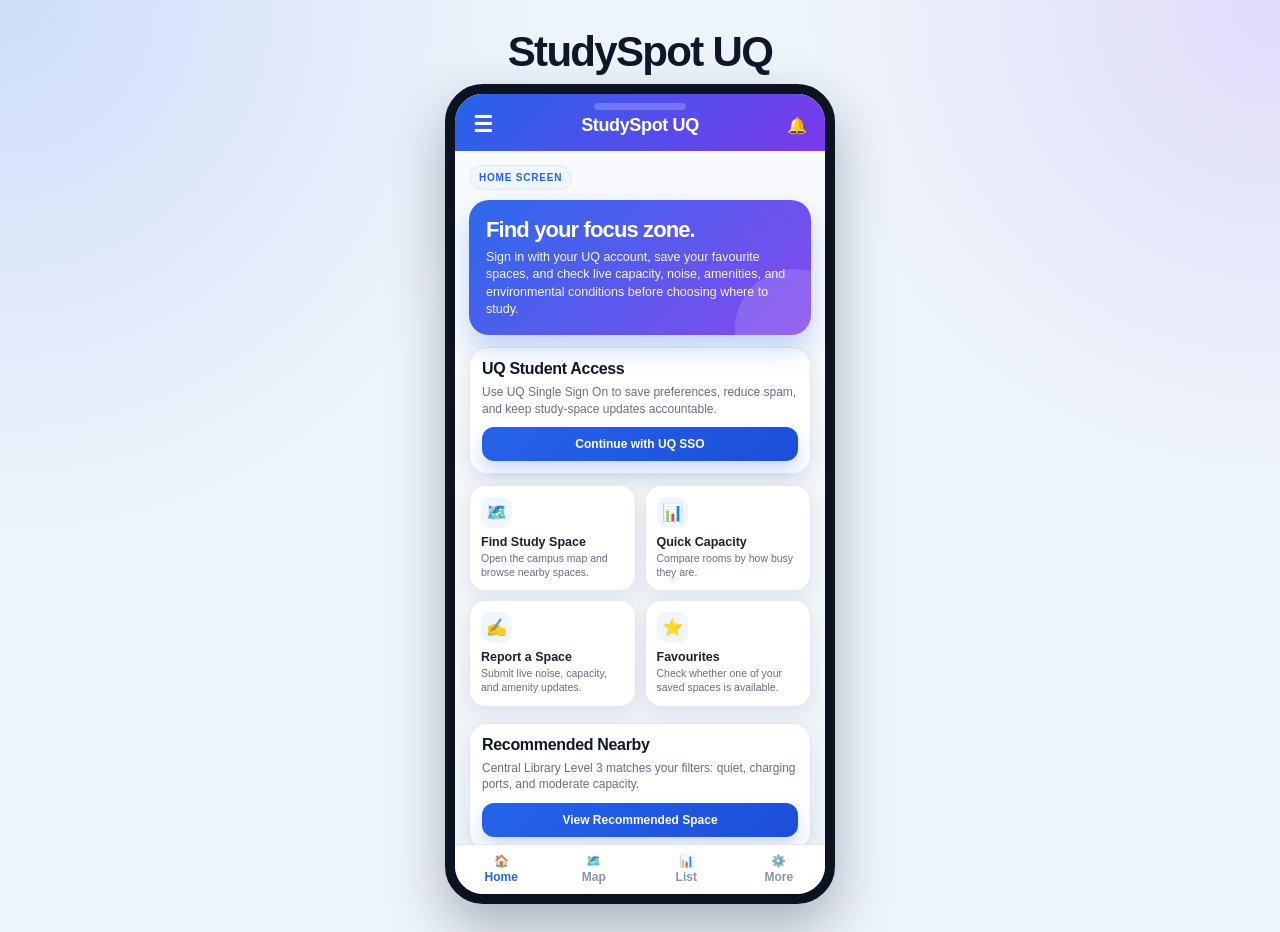
<file: index.html>
<!DOCTYPE html>
<html lang="en">
<head>
  <meta charset="UTF-8" />
  <meta name="viewport" content="width=device-width, initial-scale=1.0" />
  <title>StudySpot UQ - Home</title>
  <link rel="stylesheet" href="styles.css" />
</head>

<body>
  <h1 class="page-title">StudySpot UQ</h1>

  <main class="app-shell">
    <section class="phone">
      <header class="phone-header">
        <span class="menu-icon">☰</span>
        <span class="phone-title">StudySpot UQ</span>
        <a href="alerts.html">🔔</a>
      </header>

      <div class="phone-content">
        <p class="screen-label">Home Screen</p>

        <div class="hero-card">
          <h2>Find your focus zone.</h2>
          <p>Sign in with your UQ account, save your favourite spaces, and check live capacity, noise, amenities, and environmental conditions before choosing where to study.</p>
        </div>

        <div class="card">
          <p class="section-title">UQ Student Access</p>
          <p class="section-text">Use UQ Single Sign On to save preferences, reduce spam, and keep study-space updates accountable.</p>
          <a class="primary-button" href="profile.html">Continue with UQ SSO</a>
        </div>

        <div class="quick-action-grid">
          <a class="quick-action" href="map.html">
            <div class="quick-icon">🗺️</div>
            <p class="quick-title">Find Study Space</p>
            <p class="quick-text">Open the campus map and browse nearby spaces.</p>
          </a>

          <a class="quick-action" href="capacity.html">
            <div class="quick-icon">📊</div>
            <p class="quick-title">Quick Capacity</p>
            <p class="quick-text">Compare rooms by how busy they are.</p>
          </a>

          <a class="quick-action" href="update.html">
            <div class="quick-icon">✍️</div>
            <p class="quick-title">Report a Space</p>
            <p class="quick-text">Submit live noise, capacity, and amenity updates.</p>
          </a>

          <a class="quick-action" href="profile.html">
            <div class="quick-icon">⭐</div>
            <p class="quick-title">Favourites</p>
            <p class="quick-text">Check whether one of your saved spaces is available.</p>
          </a>
        </div>

        <div class="card" style="margin-top: 16px;">
          <p class="section-title">Recommended Nearby</p>
          <p class="section-text">Central Library Level 3 matches your filters: quiet, charging ports, and moderate capacity.</p>
          <a class="primary-button" href="details.html">View Recommended Space</a>
        </div>
      </div>

      <nav class="bottom-nav">
        <a class="nav-item active" href="index.html">🏠<br />Home</a>
        <a class="nav-item" href="map.html">🗺️<br />Map</a>
        <a class="nav-item" href="capacity.html">📊<br />List</a>
        <a class="nav-item" href="profile.html">⚙️<br />More</a>
      </nav>
    </section>
  </main>
</body>
</html>
</file>
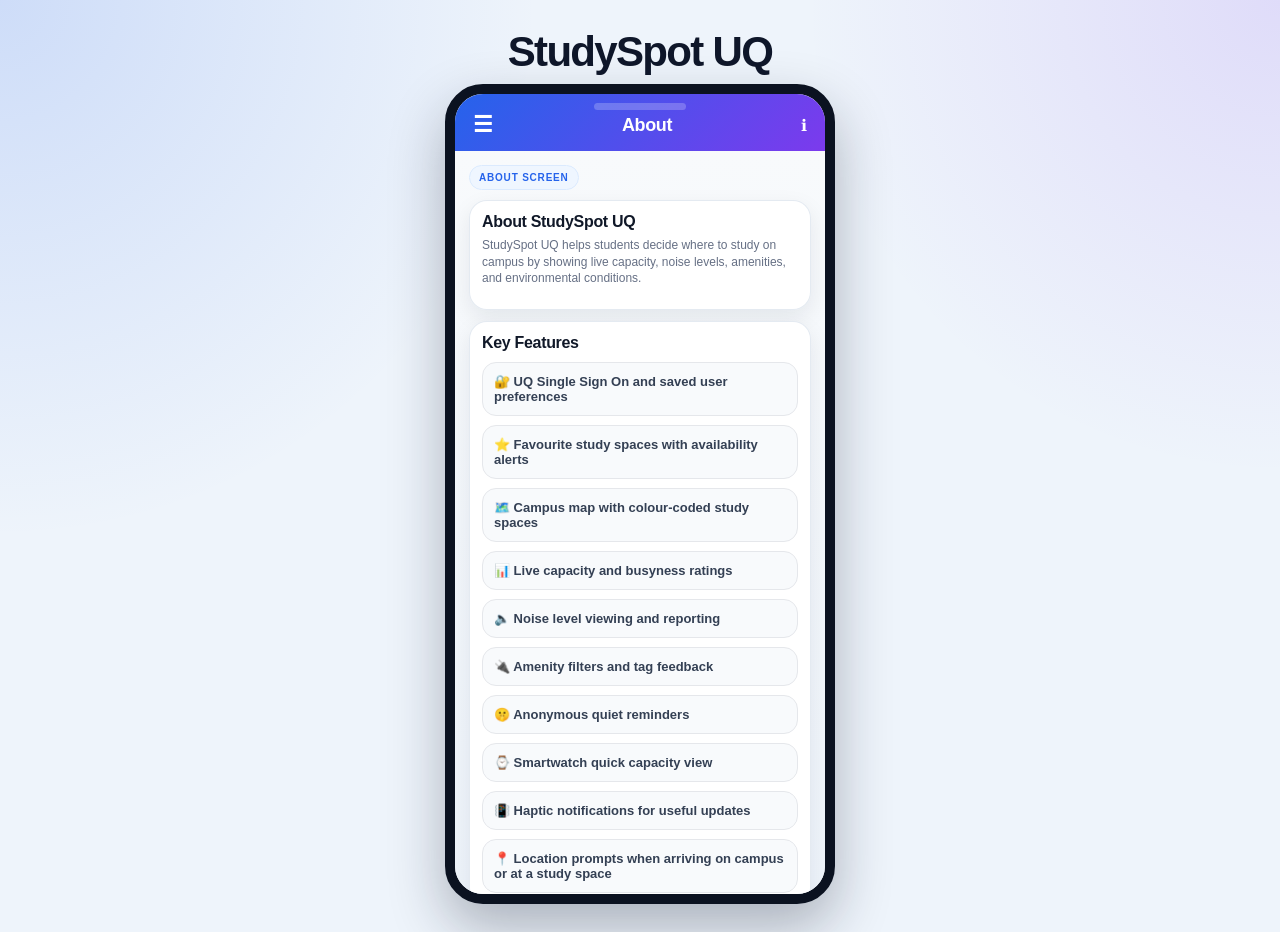
<file: about.html>
<!DOCTYPE html>
<html lang="en">
<head>
  <meta charset="UTF-8" />
  <meta name="viewport" content="width=device-width, initial-scale=1.0" />
  <title>StudySpot UQ - About</title>
  <link rel="stylesheet" href="styles.css" />
</head>

<body>
  <h1 class="page-title">StudySpot UQ</h1>

  <main class="app-shell">
    <section class="phone">
      <header class="phone-header">
        <a class="menu-icon" href="index.html">☰</a>
        <span class="phone-title">About</span>
        <span>ℹ</span>
      </header>

      <div class="phone-content">
        <p class="screen-label">About Screen</p>

        <div class="card">
          <p class="section-title">About StudySpot UQ</p>
          <p class="section-text">StudySpot UQ helps students decide where to study on campus by showing live capacity, noise levels, amenities, and environmental conditions.</p>
        </div>

        <div class="card">
          <p class="section-title">Key Features</p>

          <ul class="feature-list">
            <li>🔐 UQ Single Sign On and saved user preferences</li>
            <li>⭐ Favourite study spaces with availability alerts</li>
            <li>🗺️ Campus map with colour-coded study spaces</li>
            <li>📊 Live capacity and busyness ratings</li>
            <li>🔈 Noise level viewing and reporting</li>
            <li>🔌 Amenity filters and tag feedback</li>
            <li>🤫 Anonymous quiet reminders</li>
            <li>⌚ Smartwatch quick capacity view</li>
            <li>📳 Haptic notifications for useful updates</li>
            <li>📍 Location prompts when arriving on campus or at a study space</li>
          </ul>
        </div>

        <div class="card">
          <p class="section-title">Interaction Style</p>
          <p class="section-text">The mock-up uses a touch-first mobile layout with haptic-style notification examples, matching a multimodal interaction approach.</p>
        </div>
      </div>
    </section>
  </main>
</body>
</html>
</file>
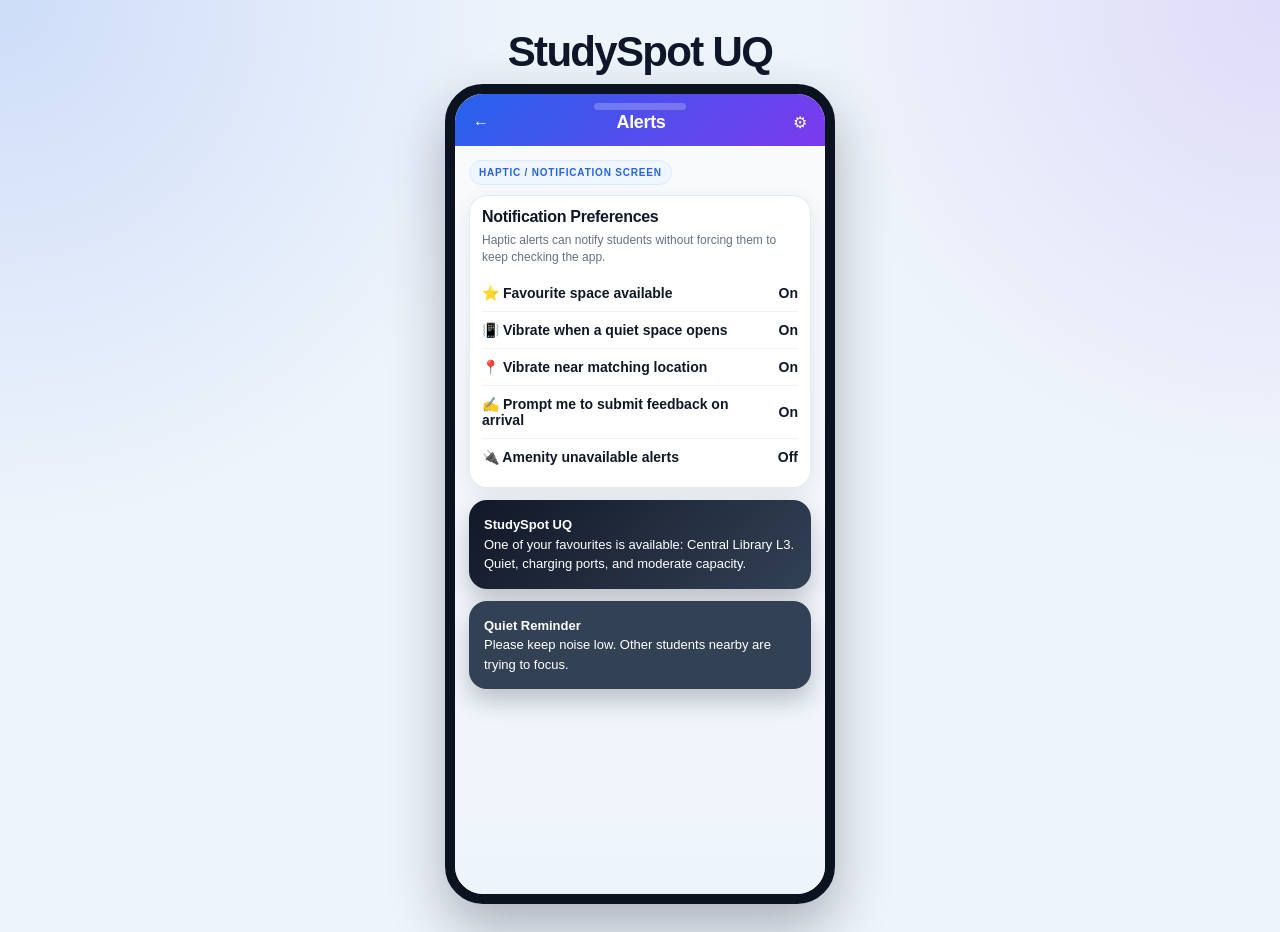
<file: alerts.html>
<!DOCTYPE html>
<html lang="en">
<head>
  <meta charset="UTF-8" />
  <meta name="viewport" content="width=device-width, initial-scale=1.0" />
  <title>StudySpot UQ - Alerts</title>
  <link rel="stylesheet" href="styles.css" />
</head>

<body>
  <h1 class="page-title">StudySpot UQ</h1>

  <main class="app-shell">
    <section class="phone">
      <header class="phone-header">
        <a href="index.html">←</a>
        <span class="phone-title">Alerts</span>
        <a href="profile.html">⚙</a>
      </header>

      <div class="phone-content">
        <p class="screen-label">Haptic / Notification Screen</p>

        <div class="card">
          <p class="section-title">Notification Preferences</p>
          <p class="section-text">Haptic alerts can notify students without forcing them to keep checking the app.</p>

          <div class="tag-row">
            <span>⭐ Favourite space available</span>
            <span>On</span>
          </div>

          <div class="tag-row">
            <span>📳 Vibrate when a quiet space opens</span>
            <span>On</span>
          </div>

          <div class="tag-row">
            <span>📍 Vibrate near matching location</span>
            <span>On</span>
          </div>

          <div class="tag-row">
            <span>✍️ Prompt me to submit feedback on arrival</span>
            <span>On</span>
          </div>

          <div class="tag-row">
            <span>🔌 Amenity unavailable alerts</span>
            <span>Off</span>
          </div>
        </div>

        <div class="notification-preview">
          <strong>StudySpot UQ</strong><br />
          One of your favourites is available: Central Library L3. Quiet, charging ports, and moderate capacity.
        </div>

        <div class="notification-preview" style="background:#334155;">
          <strong>Quiet Reminder</strong><br />
          Please keep noise low. Other students nearby are trying to focus.
        </div>
      </div>
    </section>
  </main>
</body>
</html>
</file>
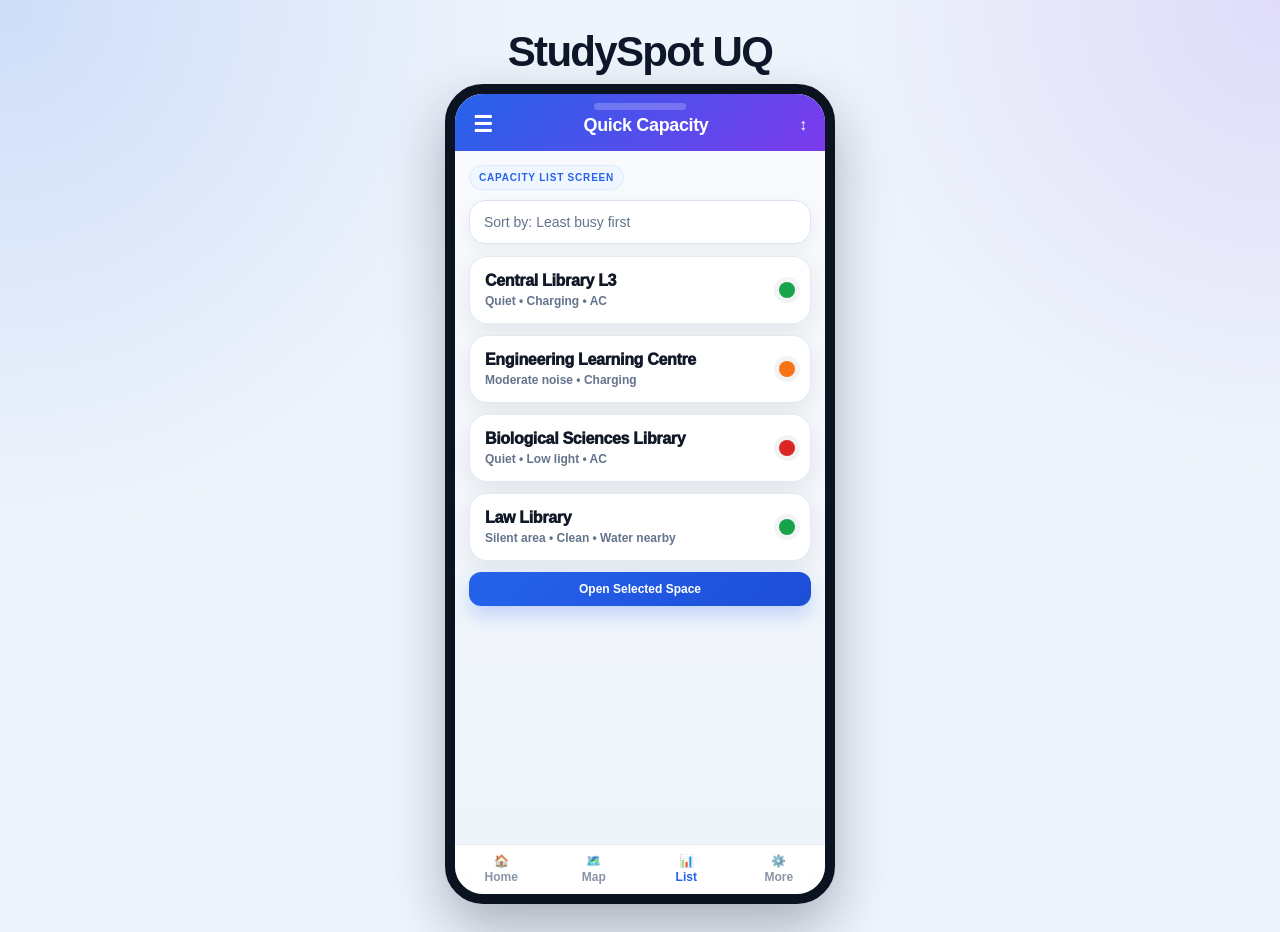
<file: capacity.html>
<!DOCTYPE html>
<html lang="en">
<head>
  <meta charset="UTF-8" />
  <meta name="viewport" content="width=device-width, initial-scale=1.0" />
  <title>StudySpot UQ - Quick Capacity</title>
  <link rel="stylesheet" href="styles.css" />
</head>

<body>
  <h1 class="page-title">StudySpot UQ</h1>

  <main class="app-shell">
    <section class="phone">
      <header class="phone-header">
        <a class="menu-icon" href="index.html">☰</a>
        <span class="phone-title">Quick Capacity</span>
        <span>↕</span>
      </header>

      <div class="phone-content">
        <p class="screen-label">Capacity List Screen</p>

        <a class="search-bar" href="filters.html">Sort by: Least busy first</a>

        <a class="space-list-card" href="details.html">
          <div class="row-between">
            <div>
              <p class="space-list-title">Central Library L3</p>
              <p class="space-list-meta">Quiet • Charging • AC</p>
            </div>
            <span class="capacity-dot dot-green"></span>
          </div>
        </a>

        <a class="space-list-card" href="details.html">
          <div class="row-between">
            <div>
              <p class="space-list-title">Engineering Learning Centre</p>
              <p class="space-list-meta">Moderate noise • Charging</p>
            </div>
            <span class="capacity-dot dot-orange"></span>
          </div>
        </a>

        <a class="space-list-card" href="details.html">
          <div class="row-between">
            <div>
              <p class="space-list-title">Biological Sciences Library</p>
              <p class="space-list-meta">Quiet • Low light • AC</p>
            </div>
            <span class="capacity-dot dot-red"></span>
          </div>
        </a>

        <a class="space-list-card" href="details.html">
          <div class="row-between">
            <div>
              <p class="space-list-title">Law Library</p>
              <p class="space-list-meta">Silent area • Clean • Water nearby</p>
            </div>
            <span class="capacity-dot dot-green"></span>
          </div>
        </a>

        <a class="primary-button" href="details.html">Open Selected Space</a>
      </div>

      <nav class="bottom-nav">
        <a class="nav-item" href="index.html">🏠<br />Home</a>
        <a class="nav-item" href="map.html">🗺️<br />Map</a>
        <a class="nav-item active" href="capacity.html">📊<br />List</a>
        <a class="nav-item" href="profile.html">⚙️<br />More</a>
      </nav>
    </section>
  </main>
</body>
</html>
</file>
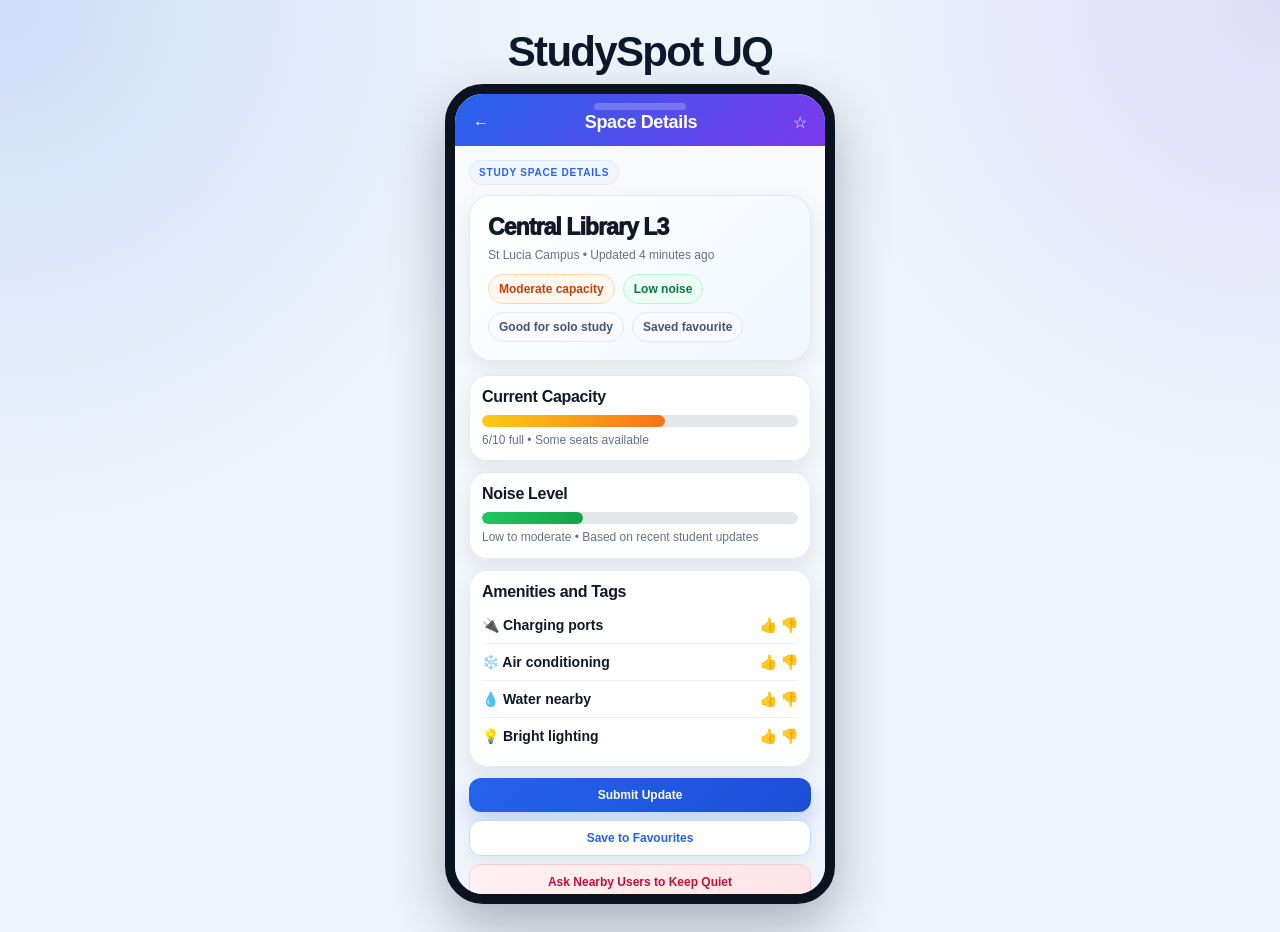
<file: details.html>
<!DOCTYPE html>
<html lang="en">
<head>
  <meta charset="UTF-8" />
  <meta name="viewport" content="width=device-width, initial-scale=1.0" />
  <title>StudySpot UQ - Space Details</title>
  <link rel="stylesheet" href="styles.css" />
</head>

<body>
  <h1 class="page-title">StudySpot UQ</h1>

  <main class="app-shell">
    <section class="phone">
      <header class="phone-header">
        <a href="map.html">←</a>
        <span class="phone-title">Space Details</span>
        <a href="profile.html">☆</a>
      </header>

      <div class="phone-content">
        <p class="screen-label">Study Space Details</p>

        <div class="details-header">
          <p class="space-name">Central Library L3</p>
          <p class="section-text">St Lucia Campus • Updated 4 minutes ago</p>
          <div class="status-row">
            <span class="pill orange">Moderate capacity</span>
            <span class="pill green">Low noise</span>
            <span class="pill grey">Good for solo study</span>
            <span class="pill grey">Saved favourite</span>
          </div>
        </div>

        <div class="card">
          <p class="section-title">Current Capacity</p>
          <div class="progress-track">
            <div class="progress-fill capacity"></div>
          </div>
          <p class="small-caption">6/10 full • Some seats available</p>
        </div>

        <div class="card">
          <p class="section-title">Noise Level</p>
          <div class="progress-track">
            <div class="progress-fill noise"></div>
          </div>
          <p class="small-caption">Low to moderate • Based on recent student updates</p>
        </div>

        <div class="card">
          <p class="section-title">Amenities and Tags</p>
          <div class="tag-row">
            <span>🔌 Charging ports</span>
            <span class="tag-actions">👍 👎</span>
          </div>
          <div class="tag-row">
            <span>❄️ Air conditioning</span>
            <span class="tag-actions">👍 👎</span>
          </div>
          <div class="tag-row">
            <span>💧 Water nearby</span>
            <span class="tag-actions">👍 👎</span>
          </div>
          <div class="tag-row">
            <span>💡 Bright lighting</span>
            <span class="tag-actions">👍 👎</span>
          </div>
        </div>

        <a class="primary-button" href="update.html">Submit Update</a>
        <a class="secondary-button" href="profile.html">Save to Favourites</a>
        <a class="danger-button" href="quiet.html">Ask Nearby Users to Keep Quiet</a>
      </div>
    </section>
  </main>
</body>
</html>
</file>
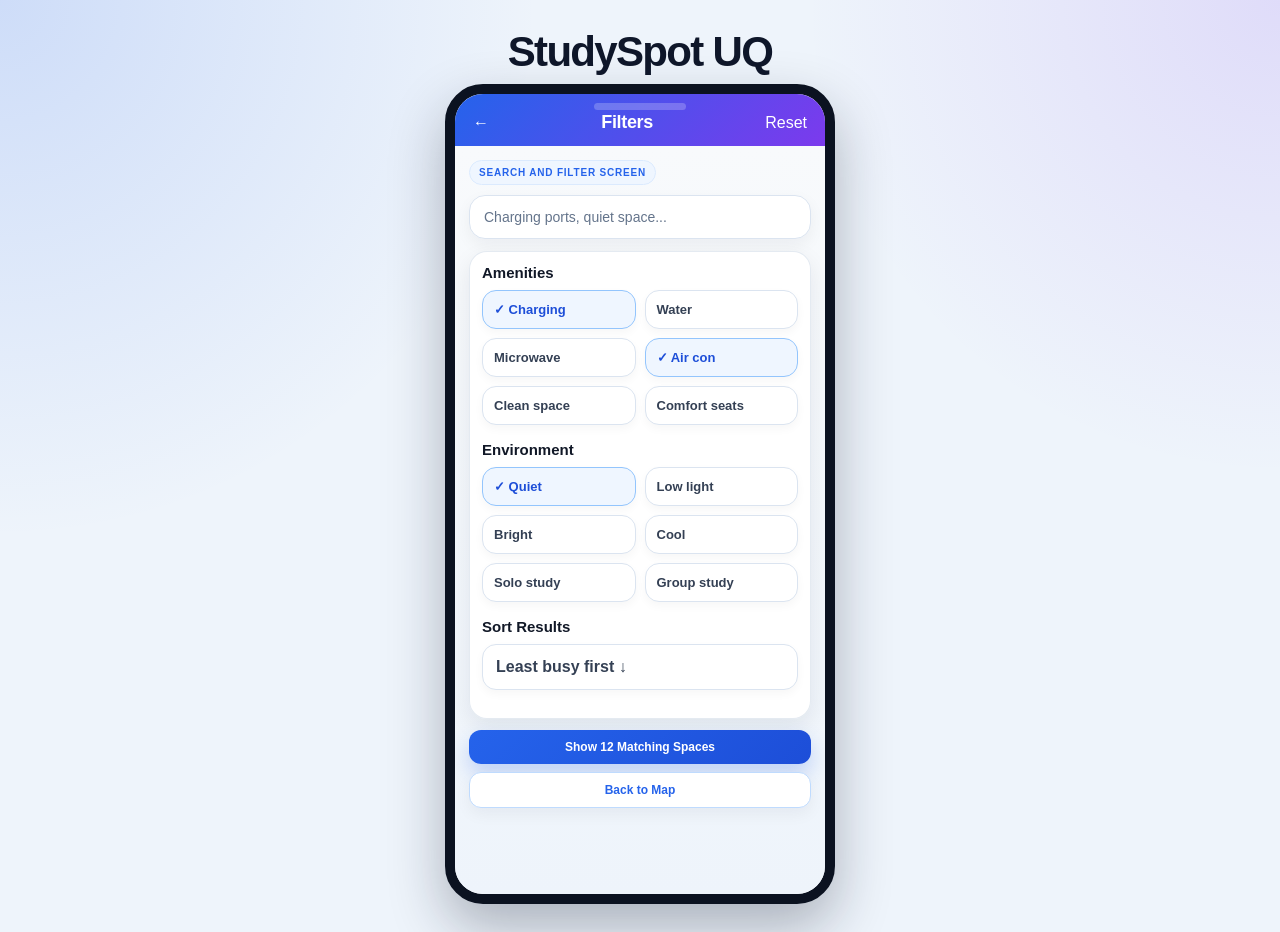
<file: filters.html>
<!DOCTYPE html>
<html lang="en">
<head>
  <meta charset="UTF-8" />
  <meta name="viewport" content="width=device-width, initial-scale=1.0" />
  <title>StudySpot UQ - Filters</title>
  <link rel="stylesheet" href="styles.css" />
</head>

<body>
  <h1 class="page-title">StudySpot UQ</h1>

  <main class="app-shell">
    <section class="phone">
      <header class="phone-header">
        <a href="map.html">←</a>
        <span class="phone-title">Filters</span>
        <a href="filters.html">Reset</a>
      </header>

      <div class="phone-content">
        <p class="screen-label">Search and Filter Screen</p>

        <div class="search-bar">Charging ports, quiet space...</div>

        <div class="card">
          <div class="filter-group">
            <p class="filter-title">Amenities</p>
            <div class="checkbox-list">
              <span class="checkbox-pill selected">✓ Charging</span>
              <span class="checkbox-pill">Water</span>
              <span class="checkbox-pill">Microwave</span>
              <span class="checkbox-pill selected">✓ Air con</span>
              <span class="checkbox-pill">Clean space</span>
              <span class="checkbox-pill">Comfort seats</span>
            </div>
          </div>

          <div class="filter-group">
            <p class="filter-title">Environment</p>
            <div class="checkbox-list">
              <span class="checkbox-pill selected">✓ Quiet</span>
              <span class="checkbox-pill">Low light</span>
              <span class="checkbox-pill">Bright</span>
              <span class="checkbox-pill">Cool</span>
              <span class="checkbox-pill">Solo study</span>
              <span class="checkbox-pill">Group study</span>
            </div>
          </div>

          <div class="filter-group">
            <p class="filter-title">Sort Results</p>
            <div class="sort-box">Least busy first ↓</div>
          </div>
        </div>

        <a class="primary-button" href="map.html">Show 12 Matching Spaces</a>
        <a class="secondary-button" href="map.html">Back to Map</a>
      </div>
    </section>
  </main>
</body>
</html>
</file>
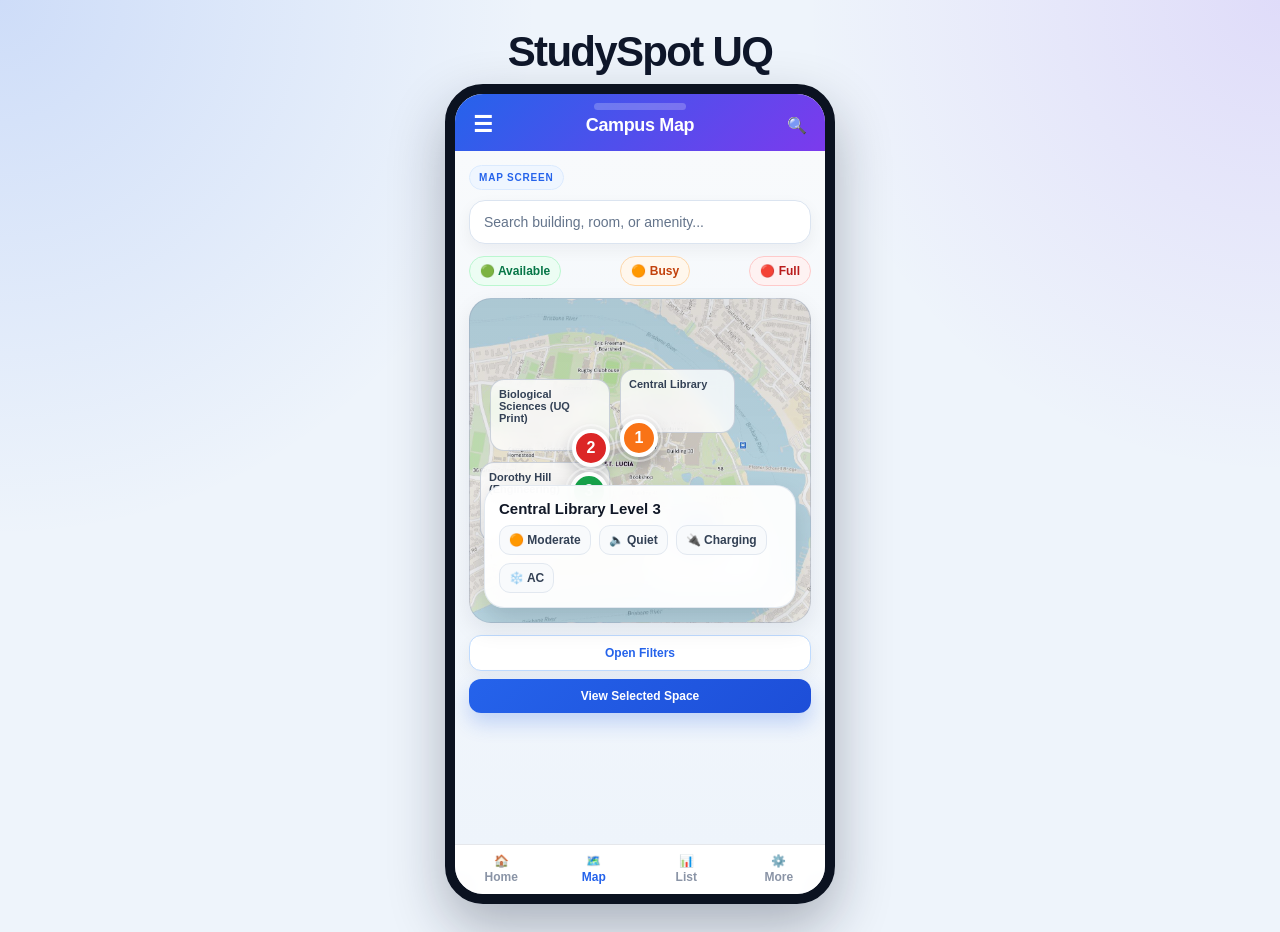
<file: map.html>
<!DOCTYPE html>
<html lang="en">
<head>
  <meta charset="UTF-8" />
  <meta name="viewport" content="width=device-width, initial-scale=1.0" />
  <title>StudySpot UQ - Map</title>
  <link rel="stylesheet" href="styles.css" />
</head>

<body>
  <h1 class="page-title">StudySpot UQ</h1>

  <main class="app-shell">
    <section class="phone">
      <header class="phone-header">
        <a class="menu-icon" href="index.html">☰</a>
        <span class="phone-title">Campus Map</span>
        <a href="filters.html">🔍</a>
      </header>

      <div class="phone-content">
        <p class="screen-label">Map Screen</p>

        <a class="search-bar" href="filters.html">Search building, room, or amenity...</a>

        <div class="row-between" style="margin-bottom: 12px;">
          <span class="pill green">🟢 Available</span>
          <span class="pill orange">🟠 Busy</span>
          <span class="pill red">🔴 Full</span>
        </div>

        <div class="map-box">
          <div class="building b1">Central Library</div>
          <div class="building b2">Biological Sciences (UQ Print)</div>
          <div class="building b3">Dorothy Hill (Engineering)</div>
          <div class="building b4">Law Library</div>

          <a class="map-pin pin-orange pin-1" href="details.html">1</a>
          <a class="map-pin pin-red pin-2" href="details.html">2</a>
          <a class="map-pin pin-green pin-3" href="details.html">3</a>
          <a class="map-pin pin-blue pin-4" href="details.html">4</a>

          <div class="map-preview-card">
            <p class="map-preview-title">Central Library Level 3</p>
            <div class="mini-stat-row">
              <span class="mini-stat">🟠 Moderate</span>
              <span class="mini-stat">🔈 Quiet</span>
              <span class="mini-stat">🔌 Charging</span>
              <span class="mini-stat">❄️ AC</span>
            </div>
          </div>
        </div>

        <a class="secondary-button" href="filters.html">Open Filters</a>
        <a class="primary-button" href="details.html">View Selected Space</a>
      </div>

      <nav class="bottom-nav">
        <a class="nav-item" href="index.html">🏠<br />Home</a>
        <a class="nav-item active" href="map.html">🗺️<br />Map</a>
        <a class="nav-item" href="capacity.html">📊<br />List</a>
        <a class="nav-item" href="profile.html">⚙️<br />More</a>
      </nav>
    </section>
  </main>
</body>
</html>
</file>
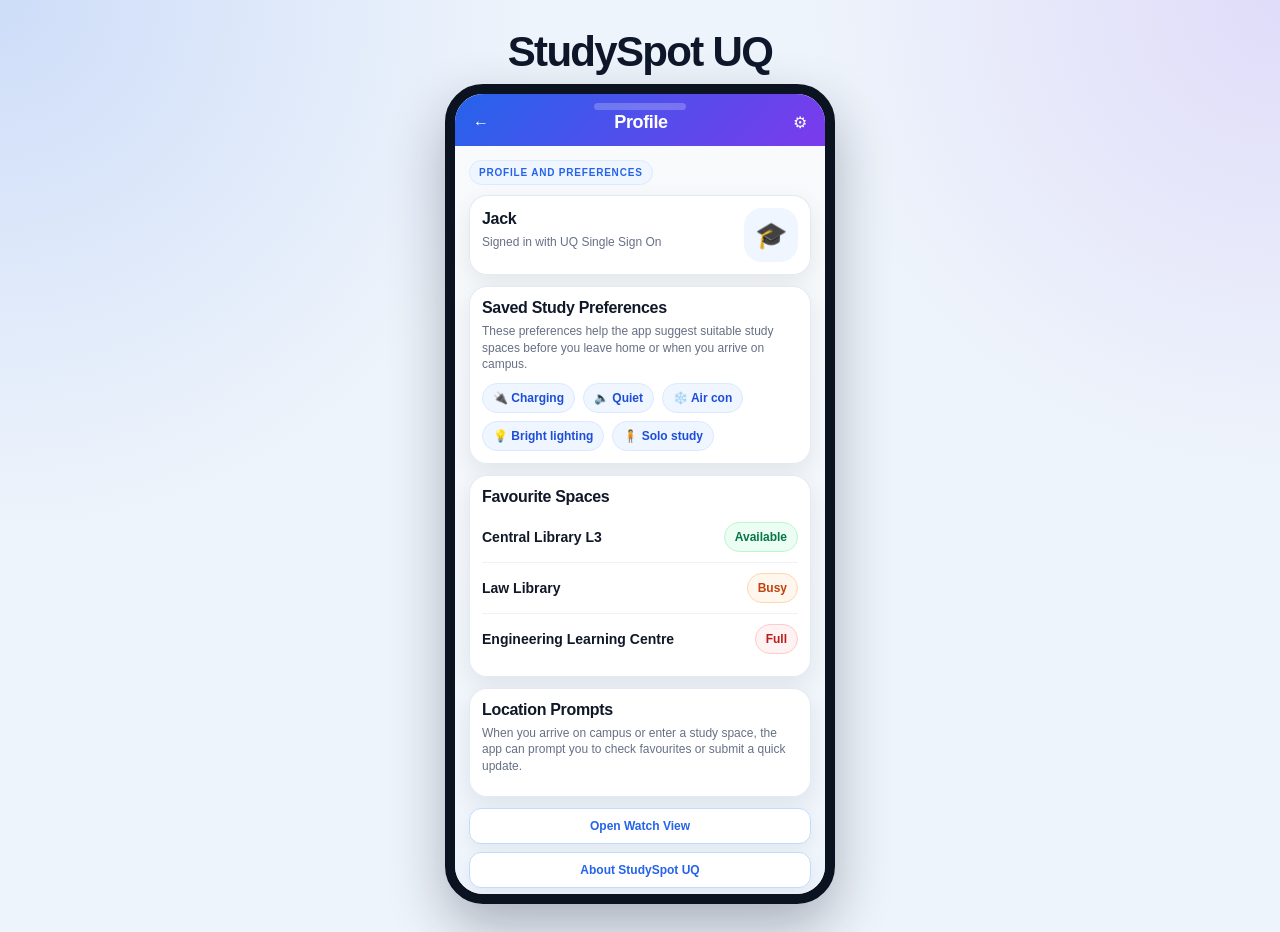
<file: profile.html>
<!DOCTYPE html>
<html lang="en">
<head>
  <meta charset="UTF-8" />
  <meta name="viewport" content="width=device-width, initial-scale=1.0" />
  <title>StudySpot UQ - Profile</title>
  <link rel="stylesheet" href="styles.css" />
</head>

<body>
  <h1 class="page-title">StudySpot UQ</h1>

  <main class="app-shell">
    <section class="phone">
      <header class="phone-header">
        <a href="index.html">←</a>
        <span class="phone-title">Profile</span>
        <a href="alerts.html">⚙</a>
      </header>

      <div class="phone-content">
        <p class="screen-label">Profile and Preferences</p>

        <div class="card">
          <div class="row-between">
            <div>
              <p class="section-title">Jack</p>
              <p class="section-text">Signed in with UQ Single Sign On</p>
            </div>

            <div style="width:54px;height:54px;border-radius:18px;background:#eff6ff;display:flex;align-items:center;justify-content:center;font-size:26px;">🎓</div>
          </div>
        </div>

        <div class="card">
          <p class="section-title">Saved Study Preferences</p>
          <p class="section-text">These preferences help the app suggest suitable study spaces before you leave home or when you arrive on campus.</p>

          <div class="pill-row">
            <span class="pill">🔌 Charging</span>
            <span class="pill">🔈 Quiet</span>
            <span class="pill">❄️ Air con</span>
            <span class="pill">💡 Bright lighting</span>
            <span class="pill">🧍 Solo study</span>
          </div>
        </div>

        <div class="card">
          <p class="section-title">Favourite Spaces</p>

          <div class="tag-row">
            <span>Central Library L3</span>
            <span class="pill green">Available</span>
          </div>

          <div class="tag-row">
            <span>Law Library</span>
            <span class="pill orange">Busy</span>
          </div>

          <div class="tag-row">
            <span>Engineering Learning Centre</span>
            <span class="pill red">Full</span>
          </div>
        </div>

        <div class="card">
          <p class="section-title">Location Prompts</p>
          <p class="section-text">When you arrive on campus or enter a study space, the app can prompt you to check favourites or submit a quick update.</p>
        </div>

        <a class="secondary-button" href="watch.html">Open Watch View</a>
        <a class="secondary-button" href="about.html">About StudySpot UQ</a>
      </div>
    </section>
  </main>
</body>
</html>
</file>
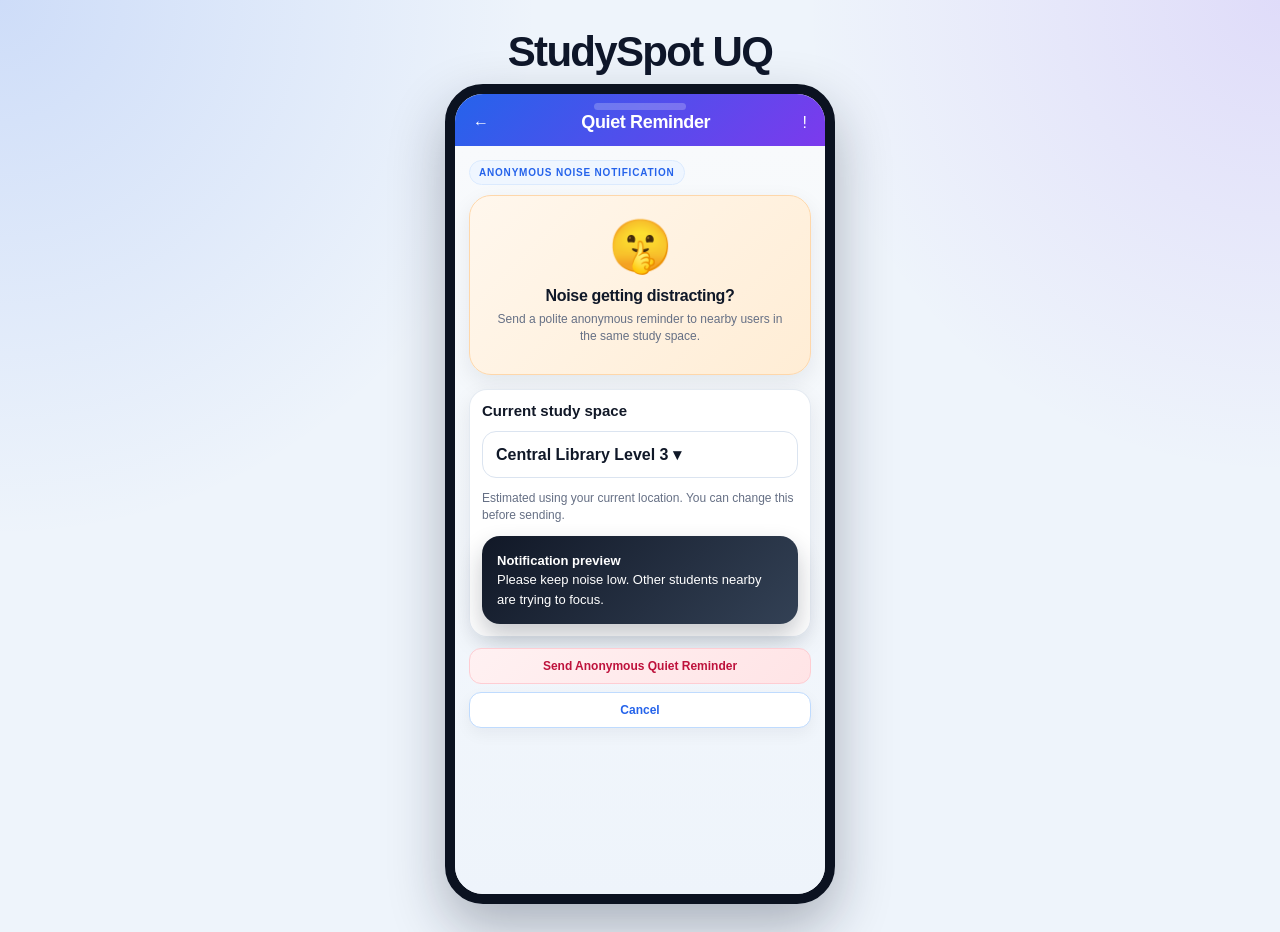
<file: quiet.html>
<!DOCTYPE html>
<html lang="en">
<head>
  <meta charset="UTF-8" />
  <meta name="viewport" content="width=device-width, initial-scale=1.0" />
  <title>StudySpot UQ - Quiet Reminder</title>
  <link rel="stylesheet" href="styles.css" />
</head>

<body>
  <h1 class="page-title">StudySpot UQ</h1>

  <main class="app-shell">
    <section class="phone">
      <header class="phone-header">
        <a href="details.html">←</a>
        <span class="phone-title">Quiet Reminder</span>
        <span>!</span>
      </header>

      <div class="phone-content">
        <p class="screen-label">Anonymous Noise Notification</p>

        <div class="quiet-panel">
          <div class="quiet-icon">🤫</div>
          <p class="section-title">Noise getting distracting?</p>
          <p class="section-text">Send a polite anonymous reminder to nearby users in the same study space.</p>
        </div>

        <div class="card">
          <p class="filter-title">Current study space</p>
          <div class="location-select">Central Library Level 3 ▾</div>
          <p class="small-caption">Estimated using your current location. You can change this before sending.</p>

          <div class="notification-preview">
            <strong>Notification preview</strong><br />
            Please keep noise low. Other students nearby are trying to focus.
          </div>
        </div>

        <a class="danger-button" href="alerts.html">Send Anonymous Quiet Reminder</a>
        <a class="secondary-button" href="details.html">Cancel</a>
      </div>
    </section>
  </main>
</body>
</html>
</file>
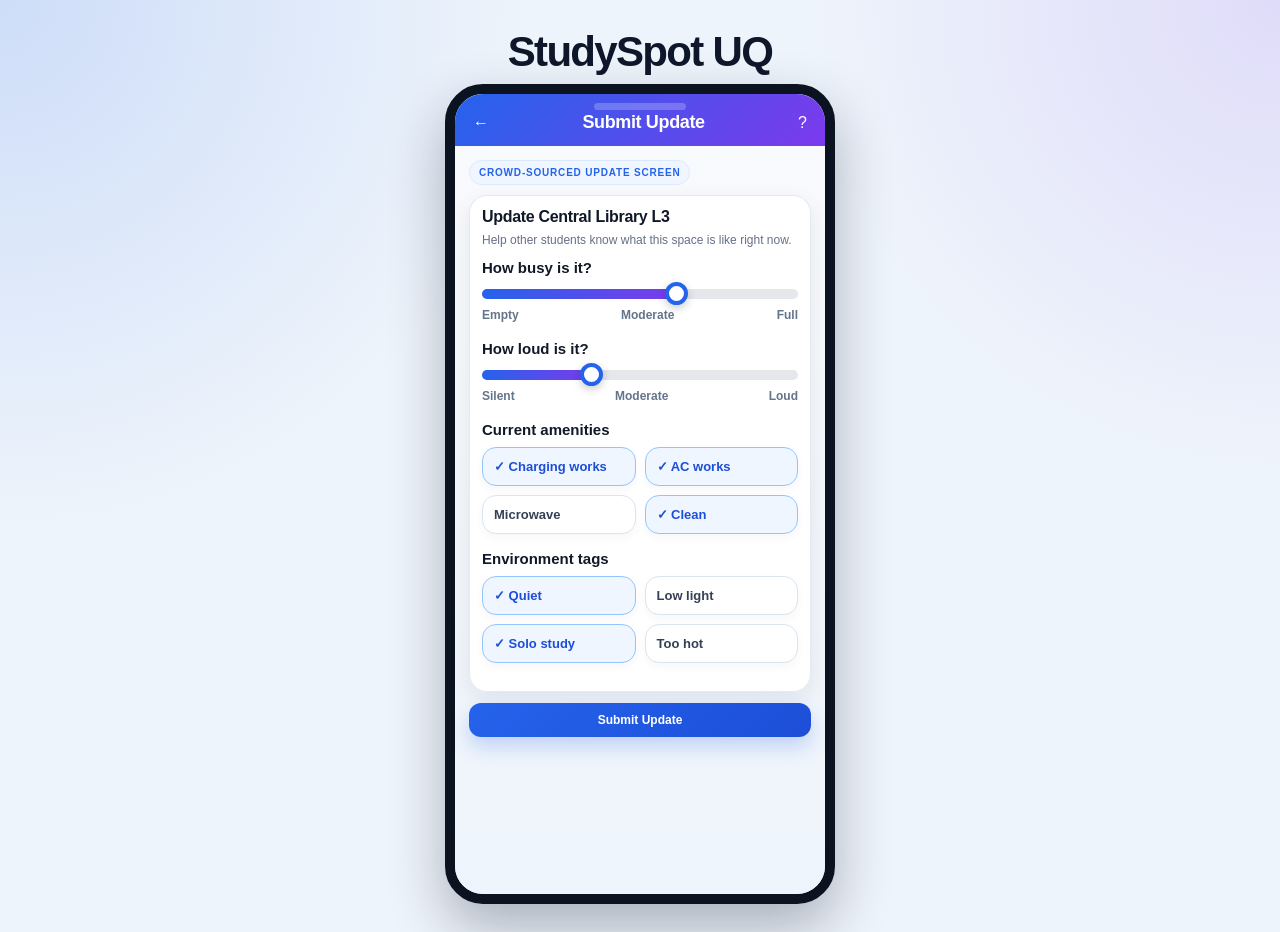
<file: update.html>
<!DOCTYPE html>
<html lang="en">
<head>
  <meta charset="UTF-8" />
  <meta name="viewport" content="width=device-width, initial-scale=1.0" />
  <title>StudySpot UQ - Submit Update</title>
  <link rel="stylesheet" href="styles.css" />
</head>

<body>
  <h1 class="page-title">StudySpot UQ</h1>

  <main class="app-shell">
    <section class="phone">
      <header class="phone-header">
        <a href="details.html">←</a>
        <span class="phone-title">Submit Update</span>
        <span>?</span>
      </header>

      <div class="phone-content">
        <p class="screen-label">Crowd-sourced Update Screen</p>

        <div class="card">
          <p class="section-title">Update Central Library L3</p>
          <p class="section-text">Help other students know what this space is like right now.</p>

          <div class="slider-box">
            <p class="filter-title">How busy is it?</p>
            <div class="fake-slider">
              <div class="fake-slider-fill slider-capacity"></div>
              <div class="fake-knob knob-capacity"></div>
            </div>
            <div class="slider-label-row">
              <span>Empty</span>
              <span>Moderate</span>
              <span>Full</span>
            </div>
          </div>

          <div class="slider-box">
            <p class="filter-title">How loud is it?</p>
            <div class="fake-slider">
              <div class="fake-slider-fill slider-noise"></div>
              <div class="fake-knob knob-noise"></div>
            </div>
            <div class="slider-label-row">
              <span>Silent</span>
              <span>Moderate</span>
              <span>Loud</span>
            </div>
          </div>

          <div class="filter-group">
            <p class="filter-title">Current amenities</p>
            <div class="checkbox-list">
              <span class="checkbox-pill selected">✓ Charging works</span>
              <span class="checkbox-pill selected">✓ AC works</span>
              <span class="checkbox-pill">Microwave</span>
              <span class="checkbox-pill selected">✓ Clean</span>
            </div>
          </div>

          <div class="filter-group">
            <p class="filter-title">Environment tags</p>
            <div class="checkbox-list">
              <span class="checkbox-pill selected">✓ Quiet</span>
              <span class="checkbox-pill">Low light</span>
              <span class="checkbox-pill selected">✓ Solo study</span>
              <span class="checkbox-pill">Too hot</span>
            </div>
          </div>
        </div>

        <a class="primary-button" href="details.html">Submit Update</a>
      </div>
    </section>
  </main>
</body>
</html>
</file>
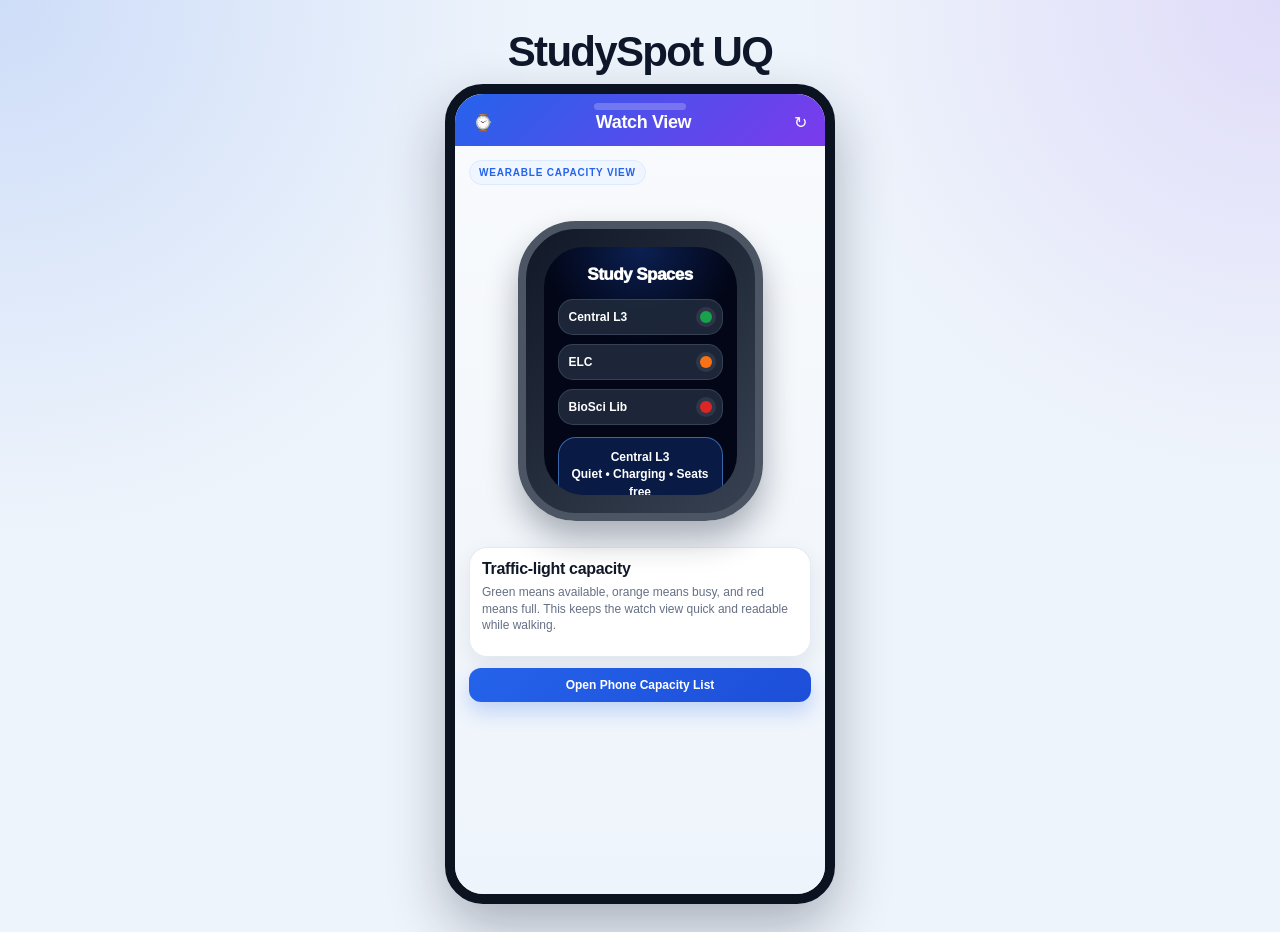
<file: watch.html>
<!DOCTYPE html>
<html lang="en">
<head>
  <meta charset="UTF-8" />
  <meta name="viewport" content="width=device-width, initial-scale=1.0" />
  <title>StudySpot UQ - Watch View</title>
  <link rel="stylesheet" href="styles.css" />
</head>

<body>
  <h1 class="page-title">StudySpot UQ</h1>

  <main class="app-shell">
    <section class="phone">
      <header class="phone-header">
        <a href="index.html">⌚</a>
        <span class="phone-title">Watch View</span>
        <a href="watch.html">↻</a>
      </header>

      <div class="phone-content">
        <p class="screen-label">Wearable Capacity View</p>

        <div class="watch-wrap">
          <div class="watch">
            <div class="watch-screen">
              <p class="watch-title">Study Spaces</p>

              <div class="watch-row">
                <span>Central L3</span>
                <span class="watch-status dot-green"></span>
              </div>

              <div class="watch-row">
                <span>ELC</span>
                <span class="watch-status dot-orange"></span>
              </div>

              <div class="watch-row">
                <span>BioSci Lib</span>
                <span class="watch-status dot-red"></span>
              </div>

              <div class="watch-mini-detail">
                Central L3<br />
                Quiet • Charging • Seats free
              </div>
            </div>
          </div>
        </div>

        <div class="card">
          <p class="section-title">Traffic-light capacity</p>
          <p class="section-text">Green means available, orange means busy, and red means full. This keeps the watch view quick and readable while walking.</p>
        </div>

        <a class="primary-button" href="capacity.html">Open Phone Capacity List</a>
      </div>
    </section>
  </main>
</body>
</html>
</file>
<file: styles.css>
/* ------------------------------------------------------------
   StudySpot UQ - Multi-page Static HTML/CSS Mock-up
   To use a real campus map image:
   1. Save your image in this folder.
   2. Rename it to campus-map.png, or change the file name below.
------------------------------------------------------------ */

:root {
  --primary: #2563eb;
  --primary-dark: #1d4ed8;
  --primary-soft: #eff6ff;
  --accent: #7c3aed;
  --success: #16a34a;
  --warning: #f97316;
  --danger: #dc2626;
  --ink: #101828;
  --muted: #667085;
  --line: #e5e7eb;
  --page: #eef4fb;
  --card: #ffffff;
  --soft: #f8fafc;
  --shadow: 0 14px 35px rgba(15, 23, 42, 0.12);
  --small-shadow: 0 8px 22px rgba(15, 23, 42, 0.08);
  --campus-map-image: url("campus-map.png");
}

* {
  box-sizing: border-box;
  margin: 0;
  padding: 0;
  font-family: Inter, Arial, Helvetica, sans-serif;
}

body {
  min-height: 100vh;
  background:
    radial-gradient(circle at top left, rgba(37, 99, 235, 0.16), transparent 34%),
    radial-gradient(circle at top right, rgba(124, 58, 237, 0.13), transparent 30%),
    var(--page);
  color: var(--ink);
  padding: 28px;
}

a {
  color: inherit;
}

.page-title {
  text-align: center;
  margin-bottom: 8px;
  font-size: clamp(28px, 4vw, 42px);
  font-weight: 900;
  letter-spacing: -0.04em;
  color: #0f172a;
}

.app-shell {
  display: flex;
  justify-content: center;
  align-items: flex-start;
}

.phone {
  width: 100%;
  max-width: 390px;
  height: 820px;
  background: #f8fafc;
  border: 10px solid #0b1220;
  border-radius: 38px;
  overflow: hidden;
  box-shadow: 0 24px 55px rgba(15, 23, 42, 0.30);
  margin: 0 auto;
  display: flex;
  flex-direction: column;
  position: relative;
}

.phone::before {
  content: "";
  position: absolute;
  top: 9px;
  left: 50%;
  transform: translateX(-50%);
  width: 92px;
  height: 7px;
  border-radius: 99px;
  background: rgba(255, 255, 255, 0.22);
  z-index: 5;
}

.phone-header {
  background: linear-gradient(135deg, var(--primary), var(--accent));
  color: #ffffff;
  padding: 18px 18px 13px;
  display: flex;
  justify-content: space-between;
  align-items: center;
  box-shadow: 0 8px 18px rgba(37, 99, 235, 0.22);
}

.phone-header a {
  text-decoration: none;
}

.phone-title {
  font-size: 18px;
  font-weight: 900;
  letter-spacing: -0.02em;
}

.menu-icon {
  font-size: 22px;
  font-weight: 800;
}

.phone-content {
  flex: 1;
  min-height: 0;
  padding: 14px;
  padding-bottom: 22px;
  overflow-y: auto;
  overflow-x: hidden;
  -webkit-overflow-scrolling: touch;
  background: linear-gradient(180deg, #f8fafc, #eef4fb);
  scrollbar-width: thin;
}

.phone-content::-webkit-scrollbar {
  width: 6px;
}

.phone-content::-webkit-scrollbar-thumb {
  background: rgba(100, 116, 139, 0.35);
  border-radius: 999px;
}

.bottom-nav {
  display: flex;
  justify-content: space-around;
  align-items: center;
  background: rgba(255, 255, 255, 0.96);
  border-top: 1px solid var(--line);
  padding: 8px 0 9px;
  backdrop-filter: blur(14px);
}

.nav-item {
  color: #8a94a6;
  font-size: 12px;
  text-align: center;
  font-weight: 700;
  line-height: 1.35;
  text-decoration: none;
  min-width: 62px;
}

.nav-item.active {
  color: var(--primary);
}

.card {
  background: rgba(255, 255, 255, 0.96);
  padding: 12px;
  border-radius: 18px;
  margin-bottom: 11px;
  box-shadow: var(--small-shadow);
  border: 1px solid rgba(226, 232, 240, 0.9);
}

.screen-label {
  display: inline-flex;
  align-items: center;
  gap: 6px;
  font-size: 10px;
  font-weight: 900;
  color: var(--primary);
  margin-bottom: 10px;
  text-transform: uppercase;
  letter-spacing: 0.08em;
  background: var(--primary-soft);
  border: 1px solid #dbeafe;
  border-radius: 99px;
  padding: 6px 9px;
}

.section-title {
  font-size: 16px;
  font-weight: 900;
  margin-bottom: 6px;
  color: var(--ink);
  letter-spacing: -0.02em;
}

.section-text {
  font-size: 12px;
  color: var(--muted);
  line-height: 1.38;
  margin-bottom: 10px;
}

.primary-button,
.secondary-button,
.danger-button {
  display: block;
  width: 100%;
  border: none;
  border-radius: 12px;
  padding: 10px 12px;
  text-align: center;
  font-size: 12px;
  font-weight: 900;
  margin-top: 8px;
  text-decoration: none;
  transition: transform 0.15s ease, box-shadow 0.15s ease;
}

.primary-button {
  background: linear-gradient(135deg, var(--primary), var(--primary-dark));
  color: #ffffff;
  box-shadow: 0 10px 20px rgba(37, 99, 235, 0.24);
}

.secondary-button {
  background: #ffffff;
  color: var(--primary);
  border: 1px solid #bfdbfe;
  box-shadow: 0 6px 16px rgba(15, 23, 42, 0.05);
}

.danger-button {
  background: linear-gradient(135deg, #fff1f2, #ffe4e6);
  color: #be123c;
  border: 1px solid #fecdd3;
}

.primary-button:hover,
.secondary-button:hover,
.danger-button:hover {
  transform: translateY(-1px);
}

.pill-row {
  display: flex;
  flex-wrap: wrap;
  gap: 8px;
  margin-top: 10px;
}

.pill {
  background: var(--primary-soft);
  color: #1d4ed8;
  padding: 7px 10px;
  border-radius: 999px;
  font-size: 12px;
  font-weight: 800;
  border: 1px solid #dbeafe;
  display: inline-flex;
  align-items: center;
}

.pill.green {
  background: #ecfdf3;
  color: #067647;
  border-color: #bbf7d0;
}

.pill.orange {
  background: #fff7ed;
  color: #c2410c;
  border-color: #fed7aa;
}

.pill.red {
  background: #fef2f2;
  color: #b91c1c;
  border-color: #fecaca;
}

.pill.grey {
  background: #f8fafc;
  color: #475569;
  border-color: #e2e8f0;
}

.search-bar {
  display: block;
  background: #ffffff;
  border: 1px solid #dbe4f0;
  border-radius: 16px;
  padding: 13px 14px;
  color: #64748b;
  font-size: 14px;
  margin-bottom: 12px;
  box-shadow: 0 6px 16px rgba(15, 23, 42, 0.05);
  text-decoration: none;
}

.row-between {
  display: flex;
  justify-content: space-between;
  align-items: center;
  gap: 10px;
}

.small-caption {
  color: var(--muted);
  font-size: 12px;
  margin-top: 4px;
  line-height: 1.4;
}

/* ------------------------------------------------------------
   Home Screen
------------------------------------------------------------ */

.hero-card {
  background:
    linear-gradient(135deg, rgba(37, 99, 235, 0.96), rgba(124, 58, 237, 0.92)),
    radial-gradient(circle at top right, rgba(255, 255, 255, 0.30), transparent 30%);
  color: white;
  padding: 17px;
  border-radius: 20px;
  margin-bottom: 12px;
  box-shadow: 0 14px 26px rgba(37, 99, 235, 0.24);
  position: relative;
  overflow: hidden;
}

.hero-card::after {
  content: "";
  position: absolute;
  width: 120px;
  height: 120px;
  border-radius: 50%;
  background: rgba(255, 255, 255, 0.14);
  right: -44px;
  bottom: -54px;
}

.hero-card h2 {
  font-size: 22px;
  margin-bottom: 6px;
  letter-spacing: -0.04em;
  position: relative;
  z-index: 1;
}

.hero-card p {
  font-size: 12.5px;
  line-height: 1.38;
  opacity: 0.95;
  position: relative;
  z-index: 1;
}

.quick-action-grid {
  display: grid;
  grid-template-columns: 1fr 1fr;
  gap: 9px;
}

.quick-action {
  background: rgba(255, 255, 255, 0.96);
  border-radius: 16px;
  padding: 11px;
  min-height: 82px;
  box-shadow: var(--small-shadow);
  border: 1px solid rgba(226, 232, 240, 0.9);
  text-decoration: none;
  display: block;
}

.quick-icon {
  width: 31px;
  height: 31px;
  border-radius: 11px;
  display: flex;
  align-items: center;
  justify-content: center;
  background: var(--primary-soft);
  font-size: 17px;
  margin-bottom: 7px;
}

.quick-title {
  font-weight: 900;
  font-size: 12.5px;
  margin-bottom: 3px;
  color: #182230;
}

.quick-text {
  font-size: 10.5px;
  color: var(--muted);
  line-height: 1.3;
}

/* ------------------------------------------------------------
   Map Screen
   Replace campus-map.png with your real campus image name.
------------------------------------------------------------ */

.map-box {
  position: relative;
  height: 325px;
  background-image:
    linear-gradient(180deg, rgba(15, 23, 42, 0.12), rgba(15, 23, 42, 0.05)),
    var(--campus-map-image),
    linear-gradient(135deg, #bfdbfe, #bbf7d0);
  background-size: cover, cover, cover;
  background-position: center, center, center;
  border-radius: 22px;
  border: 1px solid rgba(148, 163, 184, 0.45);
  overflow: hidden;
  margin-bottom: 12px;
  box-shadow: var(--small-shadow);
}

.map-box::before {
  position: absolute;
  top: 14px;
  left: 14px;
  background: rgba(255, 255, 255, 0.88);
  color: #334155;
  border: 1px solid rgba(226, 232, 240, 0.9);
  padding: 7px 10px;
  border-radius: 99px;
  font-size: 11px;
  font-weight: 900;
  backdrop-filter: blur(8px);
  z-index: 1;
}

.building {
  position: absolute;
  background: rgba(255, 255, 255, 0.78);
  border: 1px solid rgba(148, 163, 184, 0.45);
  border-radius: 14px;
  color: #334155;
  font-size: 11px;
  padding: 8px;
  font-weight: 900;
  backdrop-filter: blur(8px);
}

.b1 { top: 70px; left: 150px; width: 115px; height: 64px; }
.b2 { top: 80px; right: 200px; width: 120px; height: 72px; }
.b3 { bottom: 80px; left: 10px; width: 130px; height: 80px; }
.b4 { bottom: 32px; right: 42px; width: 118px; height: 60px; }

.map-pin {
  position: absolute;
  width: 38px;
  height: 38px;
  border-radius: 50%;
  display: flex;
  align-items: center;
  justify-content: center;
  color: white;
  font-size: 16px;
  font-weight: 900;
  border: 4px solid white;
  box-shadow: 0 8px 18px rgba(15, 23, 42, 0.30);
  z-index: 2;
  text-decoration: none;
}

.map-pin::after {
  content: "";
  position: absolute;
  inset: -9px;
  border-radius: 999px;
  border: 2px solid rgba(255, 255, 255, 0.42);
}

.pin-green { background: var(--success); }
.pin-orange { background: var(--warning); }
.pin-red { background: var(--danger); }
.pin-blue { background: var(--primary); }

.pin-1 { top: 120px; left: 150px; }
.pin-2 { top: 130px; right: 200px; }
.pin-3 { bottom: 112px; left: 100px; }
.pin-4 { bottom: 72px; right: 92px; }

.map-preview-card {
  position: absolute;
  left: 14px;
  right: 14px;
  bottom: 14px;
  background: rgba(255, 255, 255, 0.94);
  border: 1px solid rgba(226, 232, 240, 0.95);
  border-radius: 20px;
  padding: 14px;
  box-shadow: 0 14px 28px rgba(15, 23, 42, 0.16);
  backdrop-filter: blur(14px);
  z-index: 3;
}

.map-preview-title {
  font-weight: 900;
  font-size: 15px;
  margin-bottom: 8px;
  color: #111827;
}

.mini-stat-row {
  display: flex;
  gap: 8px;
  flex-wrap: wrap;
}

.mini-stat {
  background: #f8fafc;
  color: #334155;
  padding: 7px 9px;
  border-radius: 11px;
  font-size: 12px;
  font-weight: 800;
  border: 1px solid #e2e8f0;
}

/* ------------------------------------------------------------
   Filter Screen
------------------------------------------------------------ */

.filter-group {
  margin-bottom: 16px;
}

.filter-title {
  font-size: 15px;
  font-weight: 900;
  margin-bottom: 9px;
  color: #111827;
}

.checkbox-list {
  display: grid;
  grid-template-columns: 1fr 1fr;
  gap: 9px;
}

.checkbox-pill {
  padding: 11px;
  border: 1px solid #dbe4f0;
  border-radius: 14px;
  background: #ffffff;
  font-size: 13px;
  color: #344054;
  font-weight: 800;
  box-shadow: 0 4px 10px rgba(15, 23, 42, 0.035);
}

.checkbox-pill.selected {
  background: var(--primary-soft);
  color: var(--primary-dark);
  border-color: #93c5fd;
}

.sort-box {
  border: 1px solid #dbe4f0;
  padding: 13px;
  border-radius: 14px;
  background: #ffffff;
  font-weight: 900;
  color: #344054;
  box-shadow: 0 4px 10px rgba(15, 23, 42, 0.035);
}

/* ------------------------------------------------------------
   Details Screen
------------------------------------------------------------ */

.details-header {
  background:
    linear-gradient(135deg, rgba(255, 255, 255, 0.96), rgba(239, 246, 255, 0.96));
  border-radius: 22px;
  padding: 18px;
  margin-bottom: 14px;
  border: 1px solid rgba(226, 232, 240, 0.9);
  box-shadow: var(--small-shadow);
}

.space-name {
  font-size: 23px;
  font-weight: 950;
  margin-bottom: 6px;
  color: #111827;
  letter-spacing: -0.04em;
}

.status-row {
  display: flex;
  gap: 8px;
  flex-wrap: wrap;
  margin-top: 10px;
}

.progress-track {
  width: 100%;
  height: 12px;
  background: #e5e7eb;
  border-radius: 999px;
  overflow: hidden;
  margin: 9px 0 5px;
}

.progress-fill {
  height: 100%;
  border-radius: 999px;
}

.progress-fill.capacity {
  width: 58%;
  background: linear-gradient(90deg, #facc15, var(--warning));
}

.progress-fill.noise {
  width: 32%;
  background: linear-gradient(90deg, #22c55e, var(--success));
}

.tag-row {
  display: flex;
  justify-content: space-between;
  align-items: center;
  padding: 10px 0;
  border-bottom: 1px solid #eef2f6;
  font-size: 14px;
  font-weight: 700;
  gap: 10px;
}

.tag-row:last-child {
  border-bottom: none;
}

.tag-actions {
  display: flex;
  gap: 8px;
  color: #64748b;
}

/* ------------------------------------------------------------
   Submit Update Screen
------------------------------------------------------------ */

.slider-box {
  margin-bottom: 18px;
}

.fake-slider {
  height: 10px;
  background: #e5e7eb;
  border-radius: 999px;
  position: relative;
  margin: 13px 0 9px;
}

.fake-slider-fill {
  height: 10px;
  border-radius: 999px;
  background: linear-gradient(90deg, var(--primary), var(--accent));
}

.slider-capacity { width: 62%; }
.slider-noise { width: 35%; }

.fake-knob {
  width: 23px;
  height: 23px;
  background: #ffffff;
  border: 4px solid var(--primary);
  border-radius: 50%;
  position: absolute;
  top: -7px;
  box-shadow: 0 3px 9px rgba(15, 23, 42, 0.22);
}

.knob-capacity { left: 58%; }
.knob-noise { left: 31%; }

.slider-label-row {
  display: flex;
  justify-content: space-between;
  color: #64748b;
  font-size: 12px;
  font-weight: 800;
}

/* ------------------------------------------------------------
   Quiet Reminder
------------------------------------------------------------ */

.quiet-panel {
  background:
    linear-gradient(135deg, #fff7ed, #ffedd5);
  border: 1px solid #fed7aa;
  border-radius: 22px;
  padding: 20px;
  text-align: center;
  margin-bottom: 14px;
  box-shadow: var(--small-shadow);
}

.quiet-icon {
  font-size: 52px;
  margin-bottom: 10px;
}

.location-select {
  background: #ffffff;
  border: 1px solid #dbe4f0;
  border-radius: 14px;
  padding: 13px;
  font-weight: 900;
  margin: 12px 0;
  text-align: left;
}

.notification-preview {
  background: linear-gradient(135deg, #111827, #334155);
  color: white;
  border-radius: 18px;
  padding: 15px;
  margin-top: 12px;
  font-size: 13px;
  line-height: 1.5;
  text-align: left;
  box-shadow: 0 12px 24px rgba(15, 23, 42, 0.24);
}

/* ------------------------------------------------------------
   Quick Capacity List
------------------------------------------------------------ */

.space-list-card {
  background: rgba(255, 255, 255, 0.96);
  border-radius: 18px;
  padding: 15px;
  margin-bottom: 11px;
  border: 1px solid rgba(226, 232, 240, 0.95);
  box-shadow: var(--small-shadow);
  text-decoration: none;
  display: block;
}

.capacity-dot {
  width: 16px;
  height: 16px;
  border-radius: 50%;
  flex-shrink: 0;
  box-shadow: 0 0 0 5px rgba(15, 23, 42, 0.05);
}

.dot-green { background: var(--success); }
.dot-orange { background: var(--warning); }
.dot-red { background: var(--danger); }

.space-list-title {
  font-weight: 950;
  color: #111827;
  letter-spacing: -0.02em;
}

.space-list-meta {
  color: #64748b;
  font-size: 12px;
  margin-top: 4px;
  font-weight: 700;
}

/* ------------------------------------------------------------
   Watch
------------------------------------------------------------ */

.watch-wrap {
  display: flex;
  justify-content: center;
  padding: 26px 0;
}

.watch {
  width: 245px;
  height: 300px;
  background: linear-gradient(135deg, #111827, #374151);
  border-radius: 58px;
  padding: 18px;
  box-shadow: 0 18px 32px rgba(15, 23, 42, 0.32);
  color: white;
  border: 8px solid #4b5563;
}

.watch-screen {
  height: 100%;
  border-radius: 40px;
  background:
    radial-gradient(circle at top, rgba(37, 99, 235, 0.28), transparent 36%),
    #020617;
  padding: 18px 14px;
  overflow: hidden;
}

.watch-title {
  text-align: center;
  font-weight: 950;
  font-size: 17px;
  margin-bottom: 14px;
  letter-spacing: -0.03em;
}

.watch-row {
  display: flex;
  align-items: center;
  justify-content: space-between;
  background: rgba(30, 41, 59, 0.94);
  border: 1px solid rgba(148, 163, 184, 0.22);
  border-radius: 15px;
  padding: 10px;
  margin-bottom: 9px;
  font-size: 12px;
  font-weight: 900;
}

.watch-status {
  width: 12px;
  height: 12px;
  border-radius: 50%;
  margin-left: 8px;
  box-shadow: 0 0 0 4px rgba(255, 255, 255, 0.08);
}

.watch-mini-detail {
  background: rgba(37, 99, 235, 0.22);
  border: 1px solid rgba(96, 165, 250, 0.55);
  border-radius: 18px;
  padding: 11px;
  margin-top: 12px;
  text-align: center;
  font-size: 12px;
  line-height: 1.45;
  font-weight: 700;
}

/* ------------------------------------------------------------
   About
------------------------------------------------------------ */

.feature-list {
  list-style: none;
  display: grid;
  gap: 9px;
  margin-top: 10px;
}

.feature-list li {
  background: #f8fafc;
  border: 1px solid #e5e7eb;
  border-radius: 14px;
  padding: 11px;
  font-size: 13px;
  color: #344054;
  font-weight: 800;
}

@media (max-width: 420px) {
  body {
    padding: 12px;
  }

  .phone {
    max-width: 100%;
  }
}
</file>
